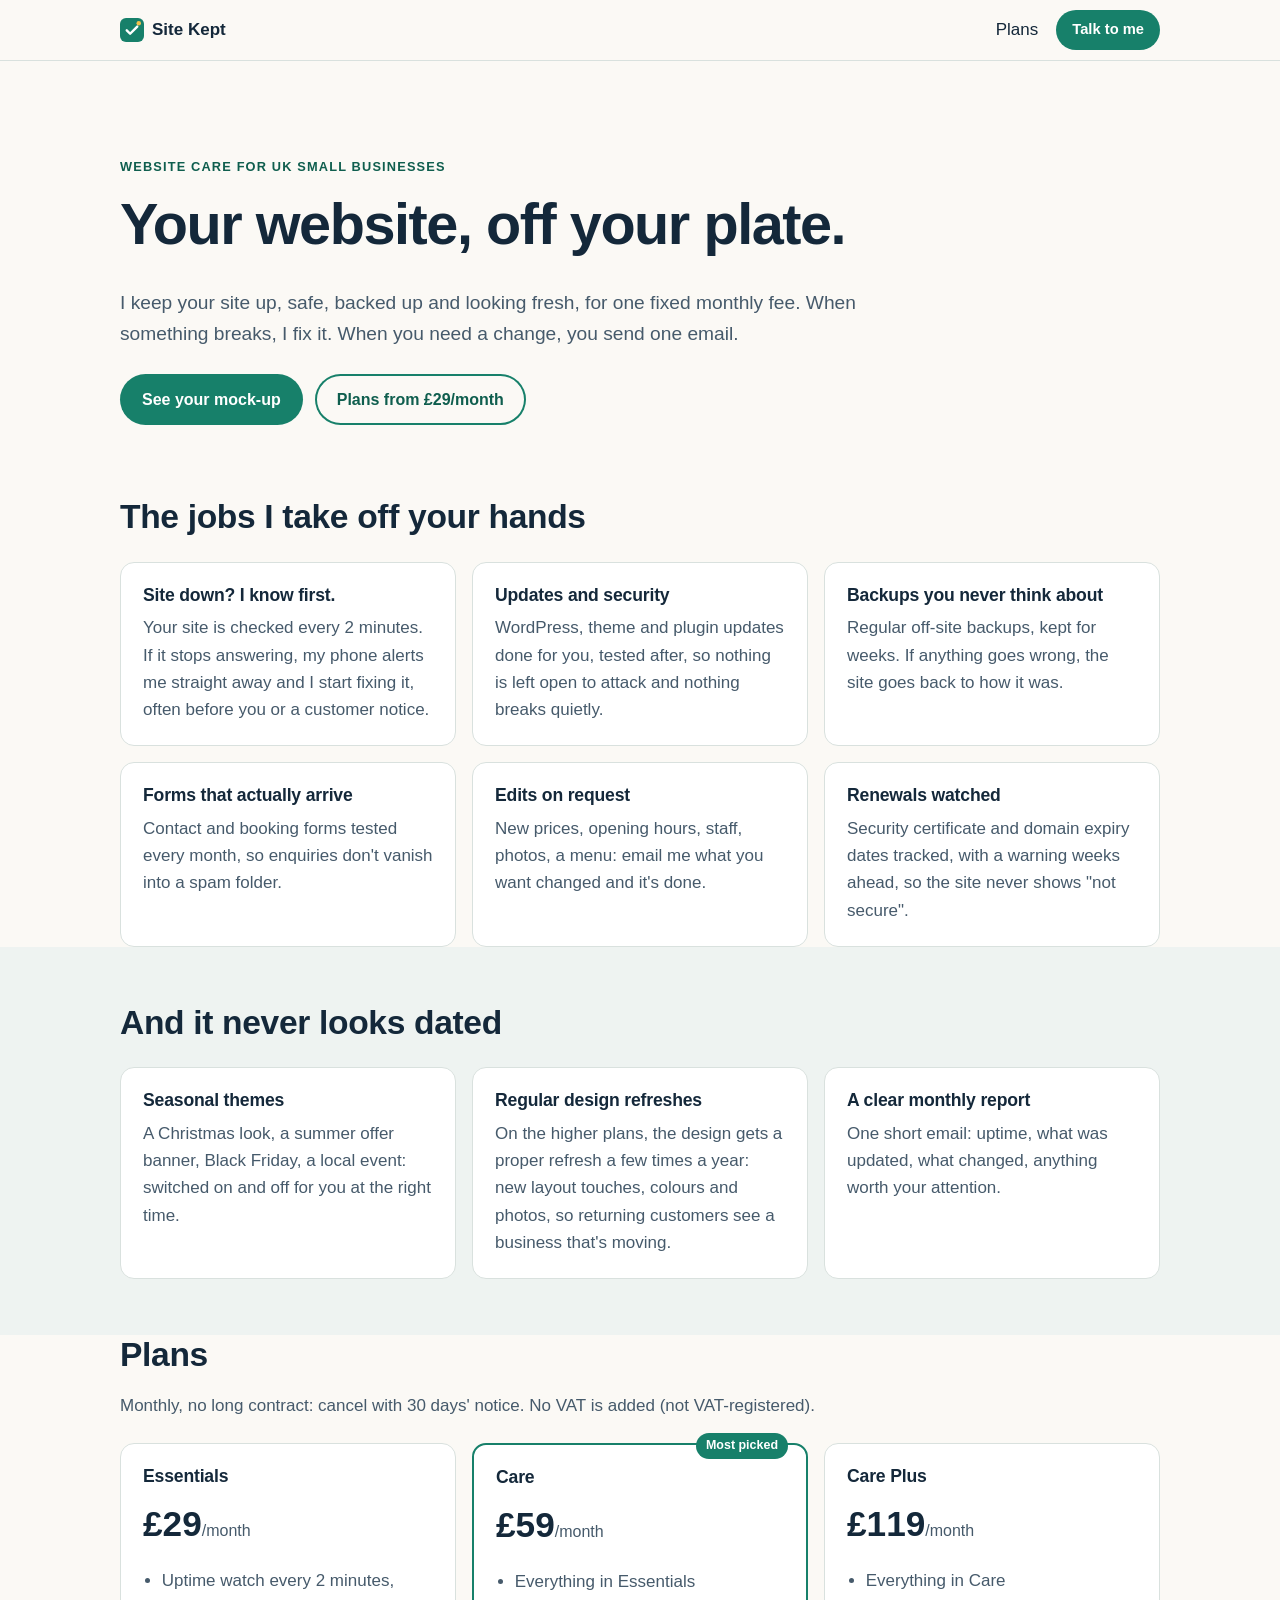
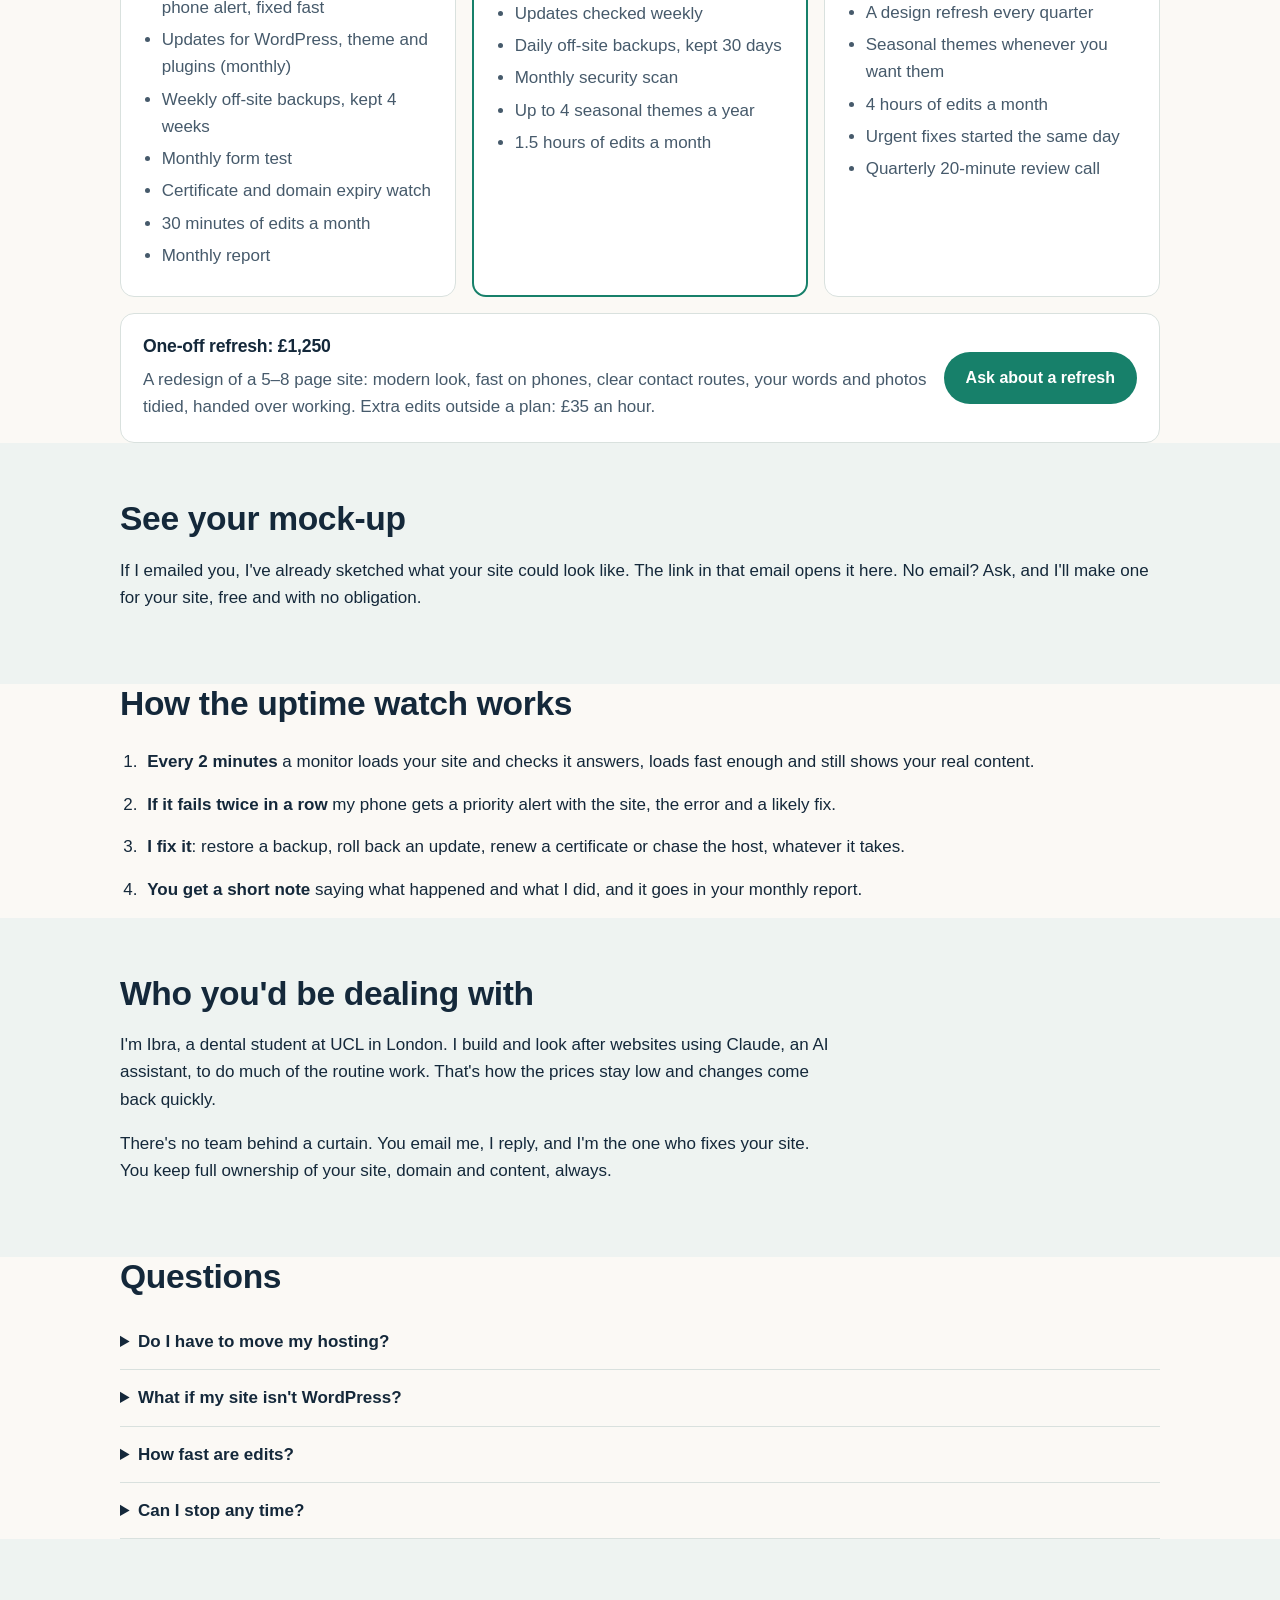
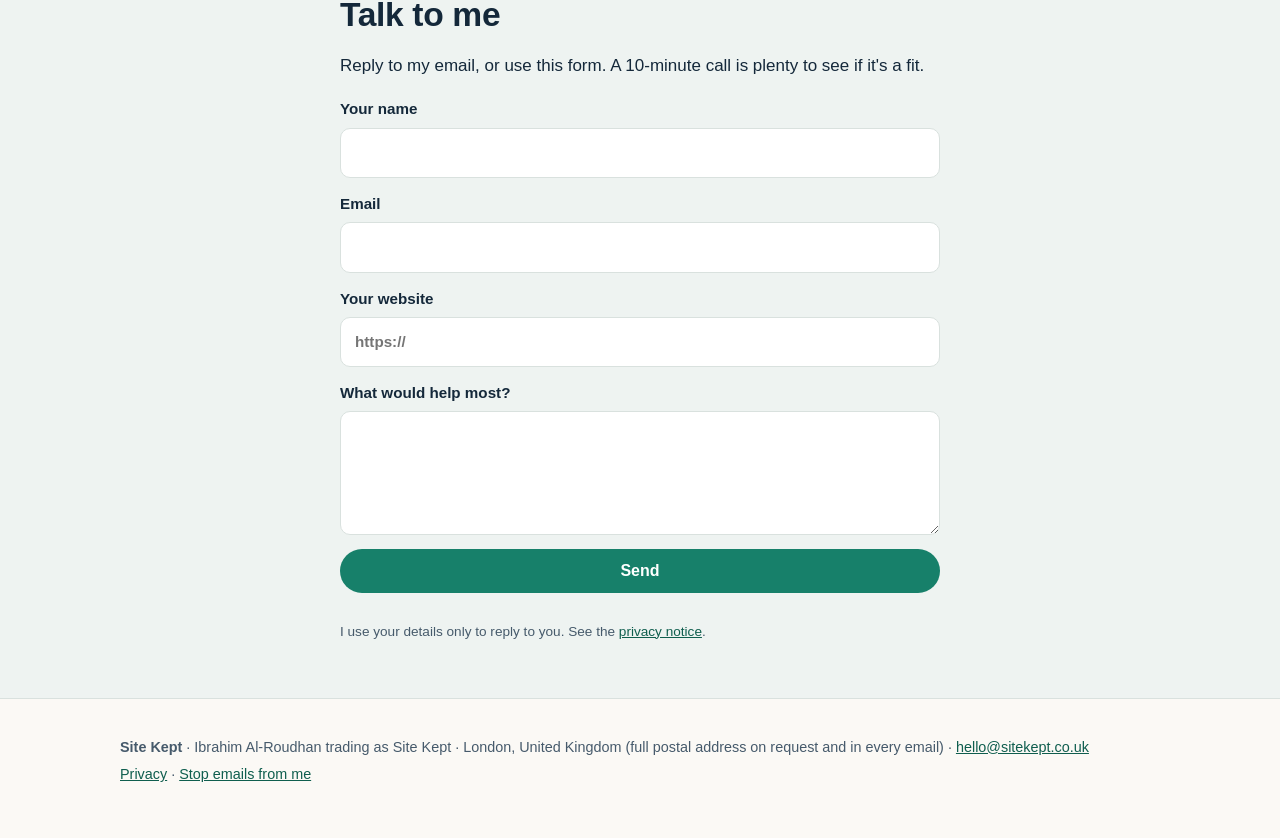
<file: index.html>
<!doctype html>
<html lang="en-GB">
<head>
<meta charset="utf-8">
<meta name="viewport" content="width=device-width,initial-scale=1">
<title>Site Kept · Your website, off your plate</title>
<meta name="description" content="Website care for UK small businesses: uptime watch, updates, backups, form checks, edits on request, seasonal themes and regular design refreshes. One fixed monthly fee.">
<meta name="robots" content="noindex,nofollow">
<link rel="icon" href="favicon.svg" type="image/svg+xml">
<link rel="stylesheet" href="styles.css">
</head>
<body>
<header class="top">
  <div class="wrap top-in">
    <a class="brand" href="./"><img src="favicon.svg" alt="" width="24" height="24">Site Kept</a>
    <nav><a href="#plans">Plans</a><a href="#contact" class="btn btn-sm">Talk to me</a></nav>
  </div>
</header>

<main>
<section class="hero">
  <div class="wrap">
    <p class="kicker">Website care for UK small businesses</p>
    <h1>Your website, off your plate.</h1>
    <p class="lead">I keep your site up, safe, backed up and looking fresh, for one fixed monthly fee. When something breaks, I fix it. When you need a change, you send one email.</p>
    <div class="cta-row">
      <a class="btn" href="#mockup">See your mock-up</a>
      <a class="btn btn-ghost" href="#plans">Plans from £29/month</a>
    </div>
  </div>
</section>

<section class="wrap" id="headaches">
  <h2>The jobs I take off your hands</h2>
  <ul class="cards">
    <li><h3>Site down? I know first.</h3><p>Your site is checked every 2 minutes. If it stops answering, my phone alerts me straight away and I start fixing it, often before you or a customer notice.</p></li>
    <li><h3>Updates and security</h3><p>WordPress, theme and plugin updates done for you, tested after, so nothing is left open to attack and nothing breaks quietly.</p></li>
    <li><h3>Backups you never think about</h3><p>Regular off-site backups, kept for weeks. If anything goes wrong, the site goes back to how it was.</p></li>
    <li><h3>Forms that actually arrive</h3><p>Contact and booking forms tested every month, so enquiries don't vanish into a spam folder.</p></li>
    <li><h3>Edits on request</h3><p>New prices, opening hours, staff, photos, a menu: email me what you want changed and it's done.</p></li>
    <li><h3>Renewals watched</h3><p>Security certificate and domain expiry dates tracked, with a warning weeks ahead, so the site never shows "not secure".</p></li>
  </ul>
</section>

<section class="band" id="fresh">
  <div class="wrap">
    <h2>And it never looks dated</h2>
    <div class="fresh">
      <div><h3>Seasonal themes</h3><p>A Christmas look, a summer offer banner, Black Friday, a local event: switched on and off for you at the right time.</p></div>
      <div><h3>Regular design refreshes</h3><p>On the higher plans, the design gets a proper refresh a few times a year: new layout touches, colours and photos, so returning customers see a business that's moving.</p></div>
      <div><h3>A clear monthly report</h3><p>One short email: uptime, what was updated, what changed, anything worth your attention.</p></div>
    </div>
  </div>
</section>

<section class="wrap" id="plans">
  <h2>Plans</h2>
  <p class="sub">Monthly, no long contract: cancel with 30 days' notice. No VAT is added (not VAT-registered).</p>
  <div class="tiers">
    <article class="tier">
      <h3>Essentials</h3>
      <p class="price">£29<span>/month</span></p>
      <ul><li>Uptime watch every 2 minutes, phone alert, fixed fast</li><li>Updates for WordPress, theme and plugins (monthly)</li><li>Weekly off-site backups, kept 4 weeks</li><li>Monthly form test</li><li>Certificate and domain expiry watch</li><li>30 minutes of edits a month</li><li>Monthly report</li></ul>
    </article>
    <article class="tier tier-pick">
      <p class="badge">Most picked</p>
      <h3>Care</h3>
      <p class="price">£59<span>/month</span></p>
      <ul><li>Everything in Essentials</li><li>Updates checked weekly</li><li>Daily off-site backups, kept 30 days</li><li>Monthly security scan</li><li>Up to 4 seasonal themes a year</li><li>1.5 hours of edits a month</li></ul>
    </article>
    <article class="tier">
      <h3>Care Plus</h3>
      <p class="price">£119<span>/month</span></p>
      <ul><li>Everything in Care</li><li>A design refresh every quarter</li><li>Seasonal themes whenever you want them</li><li>4 hours of edits a month</li><li>Urgent fixes started the same day</li><li>Quarterly 20-minute review call</li></ul>
    </article>
  </div>
  <div class="oneoff">
    <div>
      <h3>One-off refresh: £1,250</h3>
      <p>A redesign of a 5–8 page site: modern look, fast on phones, clear contact routes, your words and photos tidied, handed over working. Extra edits outside a plan: £35 an hour.</p>
    </div>
    <a class="btn" href="#contact">Ask about a refresh</a>
  </div>
</section>

<section class="band" id="mockup">
  <div class="wrap">
    <h2>See your mock-up</h2>
    <div id="mock-generic">
      <p>If I emailed you, I've already sketched what your site could look like. The link in that email opens it here. No email? Ask, and I'll make one for your site, free and with no obligation.</p>
    </div>
    <div id="mock-lead" hidden>
      <p id="mock-intro"></p>
      <div class="mock-pair">
        <figure><img id="mock-desk" alt="Mock-up of your refreshed site on a computer"><figcaption>Desktop</figcaption></figure>
        <figure class="mock-phone"><img id="mock-mob" alt="Mock-up of your refreshed site on a phone"><figcaption>Phone</figcaption></figure>
      </div>
      <p><a class="btn" href="#contact">I like it: let's talk</a></p>
    </div>
  </div>
</section>

<section class="wrap" id="watch">
  <h2>How the uptime watch works</h2>
  <ol class="steps">
    <li><strong>Every 2 minutes</strong> a monitor loads your site and checks it answers, loads fast enough and still shows your real content.</li>
    <li><strong>If it fails twice in a row</strong> my phone gets a priority alert with the site, the error and a likely fix.</li>
    <li><strong>I fix it</strong>: restore a backup, roll back an update, renew a certificate or chase the host, whatever it takes.</li>
    <li><strong>You get a short note</strong> saying what happened and what I did, and it goes in your monthly report.</li>
  </ol>
</section>

<section class="band" id="about">
  <div class="wrap about">
    <h2>Who you'd be dealing with</h2>
    <p>I'm Ibra, a dental student at UCL in London. I build and look after websites using Claude, an AI assistant, to do much of the routine work. That's how the prices stay low and changes come back quickly.</p>
    <p>There's no team behind a curtain. You email me, I reply, and I'm the one who fixes your site. You keep full ownership of your site, domain and content, always.</p>
  </div>
</section>

<section class="wrap" id="faq">
  <h2>Questions</h2>
  <details><summary>Do I have to move my hosting?</summary><p>No. I work with the hosting you have. If it's slow or overpriced I'll tell you, and moving is your choice.</p></details>
  <details><summary>What if my site isn't WordPress?</summary><p>Squarespace, Wix, plain HTML and most others are fine for edits, checks and refreshes. Plugin updates only apply where there are plugins.</p></details>
  <details><summary>How fast are edits?</summary><p>Small edits are usually done within two working days; urgent fixes (site down, broken forms) come first.</p></details>
  <details><summary>Can I stop any time?</summary><p>Yes: 30 days' notice, no exit fee, and you keep everything.</p></details>
</section>

<section class="band" id="contact">
  <div class="wrap narrow">
    <h2>Talk to me</h2>
    <p>Reply to my email, or use this form. A 10‑minute call is plenty to see if it's a fit.</p>
    <form id="contact-form" method="post" action="https://u.sitekept.co.uk/contact">
      <label>Your name<input name="name" required autocomplete="name"></label>
      <label>Email<input name="email" type="email" required autocomplete="email"></label>
      <label>Your website<input name="website" type="url" placeholder="https://" autocomplete="url"></label>
      <label>What would help most?<textarea name="message" rows="4" required></textarea></label>
      <input type="hidden" name="lead" id="lead-field">
      <input type="text" name="_gotcha" class="hp" tabindex="-1" autocomplete="off" aria-hidden="true">
      <button class="btn" type="submit">Send</button>
      <p class="form-note" id="form-note" role="status"></p>
      <p class="small">I use your details only to reply to you. See the <a href="privacy.html">privacy notice</a>.</p>
    </form>
  </div>
</section>
</main>

<footer class="foot">
  <div class="wrap">
    <p><strong>Site Kept</strong> · Ibrahim Al-Roudhan trading as Site Kept · London, United Kingdom (full postal address on request and in every email) · <a href="mailto:hello@sitekept.co.uk">hello@sitekept.co.uk</a></p>
    <p><a href="privacy.html">Privacy</a> · <a href="unsubscribe.html">Stop emails from me</a></p>
  </div>
</footer>
<script>window.CFG={"EMAIL": "hello@sitekept.co.uk", "CONTACT_ENDPOINT": "https://u.sitekept.co.uk/contact", "UNSUBSCRIBE_ENDPOINT": "https://u.sitekept.co.uk/u/"};</script>
<script src="app.js" defer></script>
</body>
</html>
</file>
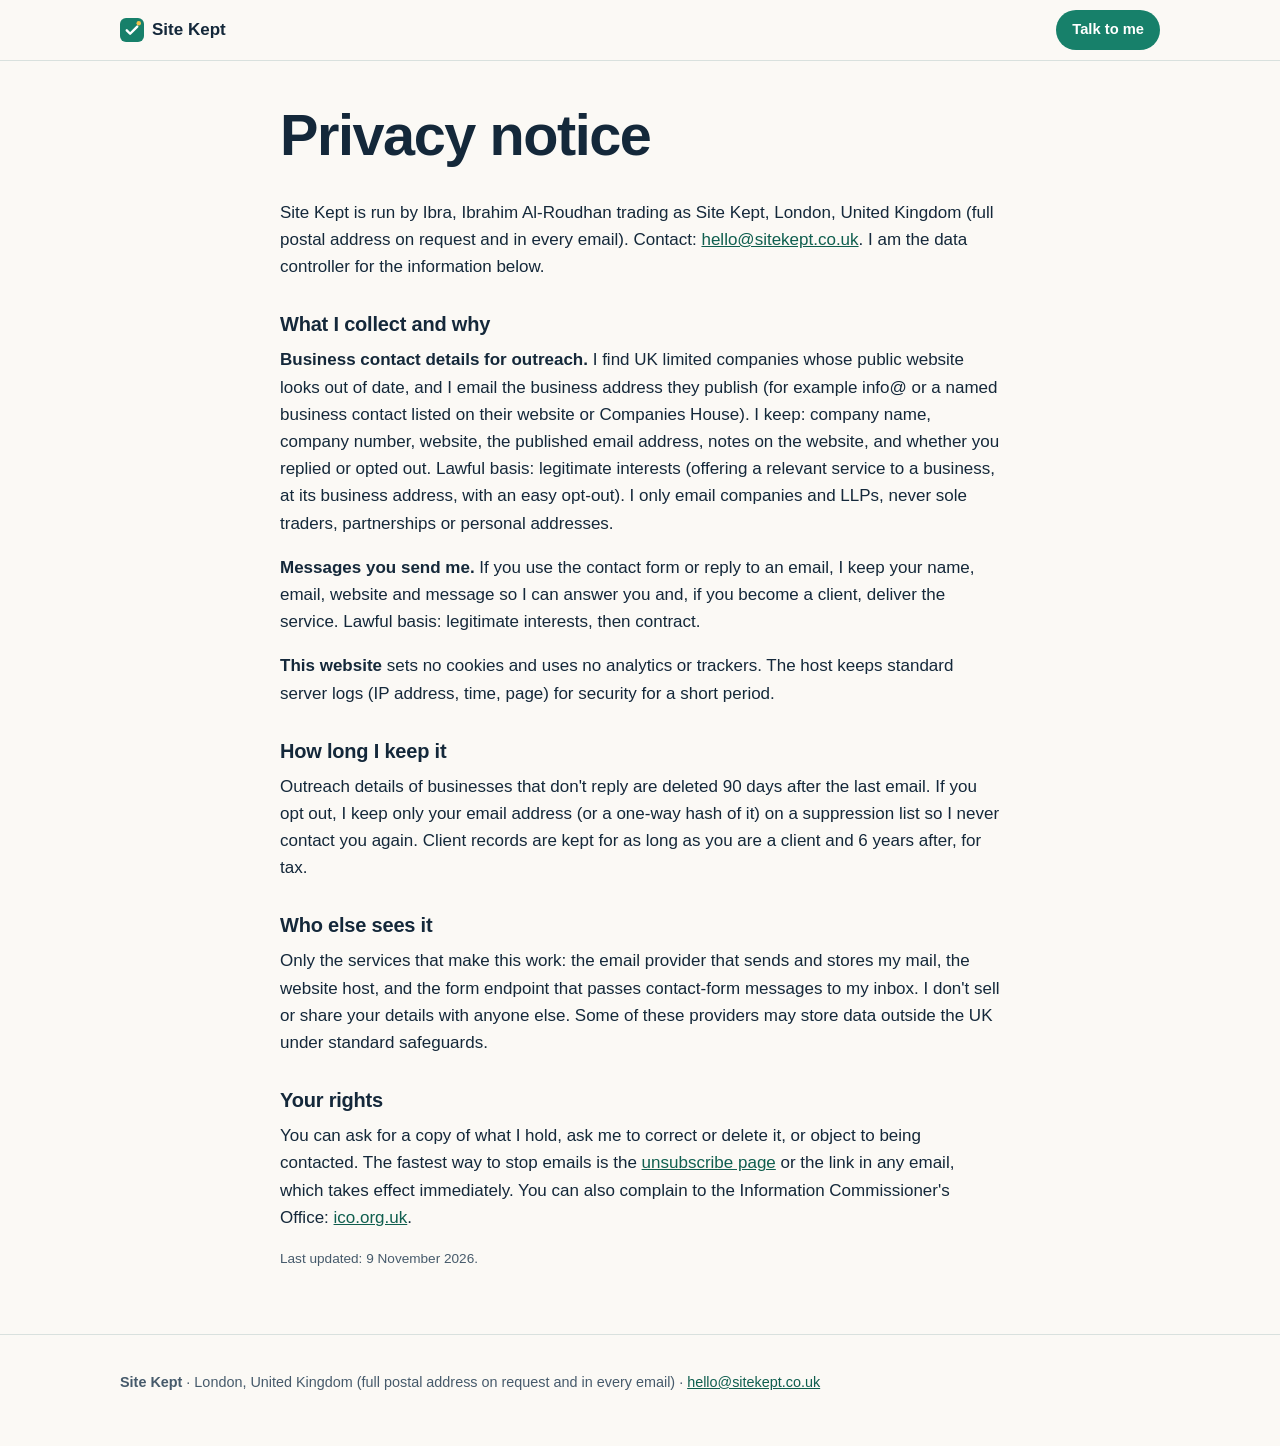
<file: privacy.html>
<!doctype html>
<html lang="en-GB">
<head>
<meta charset="utf-8">
<meta name="viewport" content="width=device-width,initial-scale=1">
<title>Privacy notice · Site Kept</title>
<meta name="robots" content="noindex,nofollow">
<link rel="icon" href="favicon.svg" type="image/svg+xml">
<link rel="stylesheet" href="styles.css">
</head>
<body>
<header class="top"><div class="wrap top-in"><a class="brand" href="./"><img src="favicon.svg" alt="" width="24" height="24">Site Kept</a><nav><a href="./#contact" class="btn btn-sm">Talk to me</a></nav></div></header>
<main class="wrap doc">
<h1>Privacy notice</h1>
<p>Site Kept is run by Ibra, Ibrahim Al-Roudhan trading as Site Kept, London, United Kingdom (full postal address on request and in every email). Contact: <a href="mailto:hello@sitekept.co.uk">hello@sitekept.co.uk</a>. I am the data controller for the information below.</p>

<h2>What I collect and why</h2>
<p><strong>Business contact details for outreach.</strong> I find UK limited companies whose public website looks out of date, and I email the business address they publish (for example info@ or a named business contact listed on their website or Companies House). I keep: company name, company number, website, the published email address, notes on the website, and whether you replied or opted out. Lawful basis: legitimate interests (offering a relevant service to a business, at its business address, with an easy opt-out). I only email companies and LLPs, never sole traders, partnerships or personal addresses.</p>
<p><strong>Messages you send me.</strong> If you use the contact form or reply to an email, I keep your name, email, website and message so I can answer you and, if you become a client, deliver the service. Lawful basis: legitimate interests, then contract.</p>
<p><strong>This website</strong> sets no cookies and uses no analytics or trackers. The host keeps standard server logs (IP address, time, page) for security for a short period.</p>

<h2>How long I keep it</h2>
<p>Outreach details of businesses that don't reply are deleted 90 days after the last email. If you opt out, I keep only your email address (or a one-way hash of it) on a suppression list so I never contact you again. Client records are kept for as long as you are a client and 6 years after, for tax.</p>

<h2>Who else sees it</h2>
<p>Only the services that make this work: the email provider that sends and stores my mail, the website host, and the form endpoint that passes contact-form messages to my inbox. I don't sell or share your details with anyone else. Some of these providers may store data outside the UK under standard safeguards.</p>

<h2>Your rights</h2>
<p>You can ask for a copy of what I hold, ask me to correct or delete it, or object to being contacted. The fastest way to stop emails is the <a href="unsubscribe.html">unsubscribe page</a> or the link in any email, which takes effect immediately. You can also complain to the Information Commissioner's Office: <a href="https://ico.org.uk/make-a-complaint/">ico.org.uk</a>.</p>
<p class="small">Last updated: 9 November 2026.</p>
</main>
<footer class="foot"><div class="wrap"><p><strong>Site Kept</strong> · London, United Kingdom (full postal address on request and in every email) · <a href="mailto:hello@sitekept.co.uk">hello@sitekept.co.uk</a></p></div></footer>
</body>
</html>
</file>
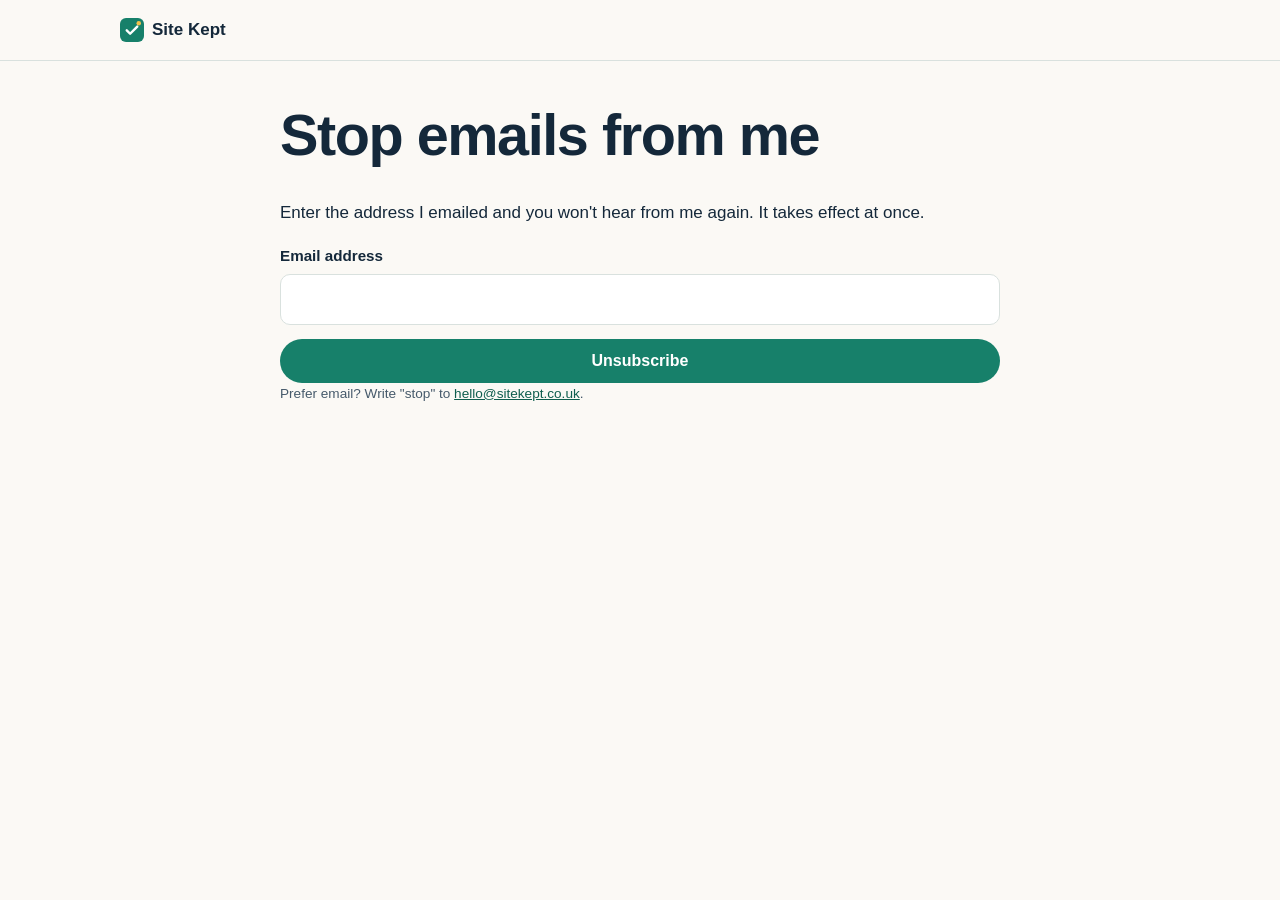
<file: unsubscribe.html>
<!doctype html>
<html lang="en-GB">
<head>
<meta charset="utf-8">
<meta name="viewport" content="width=device-width,initial-scale=1">
<title>Stop emails · Site Kept</title>
<meta name="robots" content="noindex,nofollow">
<link rel="icon" href="favicon.svg" type="image/svg+xml">
<link rel="stylesheet" href="styles.css">
</head>
<body>
<header class="top"><div class="wrap top-in"><a class="brand" href="./"><img src="favicon.svg" alt="" width="24" height="24">Site Kept</a></div></header>
<main class="wrap doc narrow">
<h1>Stop emails from me</h1>
<p>Enter the address I emailed and you won't hear from me again. It takes effect at once.</p>
<form id="unsub-form">
  <label>Email address<input name="email" type="email" required autocomplete="email"></label>
  <button class="btn" type="submit">Unsubscribe</button>
</form>
<p class="form-note" id="unsub-note" role="status"></p>
<p class="small">Prefer email? Write "stop" to <a href="mailto:hello@sitekept.co.uk?subject=stop">hello@sitekept.co.uk</a>.</p>
</main>
<script>window.CFG={"EMAIL": "hello@sitekept.co.uk", "CONTACT_ENDPOINT": "https://u.sitekept.co.uk/contact", "UNSUBSCRIBE_ENDPOINT": "https://u.sitekept.co.uk/u/"};</script>
<script src="app.js" defer></script>
</body>
</html>
</file>
<file: styles.css>
:root{--ink:#14283a;--ink2:#465a6b;--bg:#fbf9f5;--band:#eef3f1;--acc:#17806a;--acc2:#0f5e4e;--line:#d9e1de;--card:#fff;--r:14px}
*{box-sizing:border-box}
html{scroll-behavior:smooth;-webkit-text-size-adjust:100%}
body{margin:0;font:17px/1.6 -apple-system,BlinkMacSystemFont,"Segoe UI",Roboto,"Helvetica Neue",Arial,sans-serif;color:var(--ink);background:var(--bg)}
h1,h2,h3{line-height:1.2;margin:0 0 .5em;letter-spacing:-.01em}
h1{font-size:clamp(2.1rem,7vw,3.6rem);letter-spacing:-.025em}
h2{font-size:clamp(1.5rem,4.5vw,2.1rem)}
h3{font-size:1.1rem}
p{margin:0 0 1em}
a{color:var(--acc2)}
img{max-width:100%;height:auto;display:block}
.wrap{max-width:1080px;margin:0 auto;padding:0 20px}
.narrow{max-width:640px}
section{padding:56px 0}
section.wrap{padding-left:20px;padding-right:20px}
.band{background:var(--band)}
.top{position:sticky;top:0;z-index:5;background:rgba(251,249,245,.92);backdrop-filter:blur(8px);border-bottom:1px solid var(--line)}
.top-in{display:flex;align-items:center;justify-content:space-between;height:60px}
.brand{display:flex;gap:8px;align-items:center;font-weight:700;color:var(--ink);text-decoration:none;white-space:nowrap}
nav{display:flex;gap:18px;align-items:center}
nav a{color:var(--ink);text-decoration:none;font-weight:500;white-space:nowrap}
.btn{display:inline-block;background:var(--acc);color:#fff;text-decoration:none;font-weight:600;padding:13px 22px;border-radius:999px;border:0;font-size:1rem;cursor:pointer;white-space:nowrap;transition:background .15s}
.btn:hover{background:var(--acc2)}
nav .btn{color:#fff}
.btn-sm{padding:8px 16px;font-size:.92rem}
.btn-ghost{background:transparent;color:var(--acc2);box-shadow:inset 0 0 0 2px var(--acc)}
.btn-ghost:hover{background:var(--acc);color:#fff}
.hero{padding:64px 0 48px}
.kicker{text-transform:uppercase;letter-spacing:.09em;font-size:.8rem;font-weight:700;color:var(--acc2)}
.lead{font-size:1.2rem;color:var(--ink2);max-width:40em}
.cta-row{display:flex;flex-wrap:wrap;gap:12px;margin-top:24px}
.sub{color:var(--ink2)}
.cards{list-style:none;padding:0;margin:24px 0 0;display:grid;gap:16px;grid-template-columns:1fr}
.cards li,.tier,.oneoff,.fresh>div{background:var(--card);border:1px solid var(--line);border-radius:var(--r);padding:22px}
.cards p,.fresh p{color:var(--ink2);margin:0}
.fresh{display:grid;gap:16px;margin-top:24px}
.tiers{display:grid;gap:16px;margin-top:24px}
.tier{position:relative}
.tier-pick{border:2px solid var(--acc)}
.badge{position:absolute;top:-12px;right:18px;background:var(--acc);color:#fff;font-size:.78rem;font-weight:700;padding:3px 10px;border-radius:999px;margin:0;white-space:nowrap}
.price{font-size:2.2rem;font-weight:800;margin:.1em 0 .4em;white-space:nowrap}
.price span{font-size:1rem;font-weight:500;color:var(--ink2)}
.tier ul{padding-left:1.1em;margin:0;color:var(--ink2)}
.tier li{margin:.3em 0}
.oneoff{margin-top:16px;display:flex;flex-direction:column;gap:12px;align-items:flex-start}
.oneoff p{color:var(--ink2);margin:0}
.mock-pair{display:grid;gap:16px;grid-template-columns:1fr;margin:20px 0}
.mock-pair figure{margin:0;background:#fff;border:1px solid var(--line);border-radius:var(--r);padding:10px}
.mock-pair figcaption{font-size:.85rem;color:var(--ink2);text-align:center;margin-top:6px}
.mock-phone{max-width:280px;justify-self:center}
.steps{padding-left:1.3em;margin:24px 0 0}
.steps li{margin:0 0 .9em;padding-left:.3em}
.about p{max-width:42em}
details{border-bottom:1px solid var(--line);padding:14px 0}
summary{cursor:pointer;font-weight:600}
details p{color:var(--ink2);margin:.6em 0 0}
form{display:grid;gap:14px;margin-top:18px}
label{display:grid;gap:6px;font-weight:600;font-size:.95rem}
input,textarea{font:inherit;padding:12px 14px;border:1px solid var(--line);border-radius:10px;background:#fff;color:var(--ink);width:100%}
input:focus,textarea:focus{outline:2px solid var(--acc);outline-offset:1px;border-color:var(--acc)}
.hp{position:absolute;left:-9999px;width:1px;height:1px}
.form-note{margin:0;font-weight:600;color:var(--acc2)}
.small{font-size:.85rem;color:var(--ink2);margin:0}
.foot{padding:32px 0 48px;font-size:.9rem;color:var(--ink2);border-top:1px solid var(--line)}
.foot p{margin:.3em 0}
.doc{padding:40px 20px 64px;max-width:760px}
.doc h2{font-size:1.25rem;margin-top:1.6em}
@media (min-width:720px){
  .cards{grid-template-columns:repeat(2,1fr)}
  .fresh{grid-template-columns:repeat(3,1fr)}
  .tiers{grid-template-columns:repeat(3,1fr)}
  .oneoff{flex-direction:row;justify-content:space-between;align-items:center}
  .mock-pair{grid-template-columns:3fr 1fr;align-items:start}
  .hero{padding:96px 0 72px}
}
@media (min-width:1000px){.cards{grid-template-columns:repeat(3,1fr)}}
@media (prefers-reduced-motion:reduce){html{scroll-behavior:auto}}
</file>
